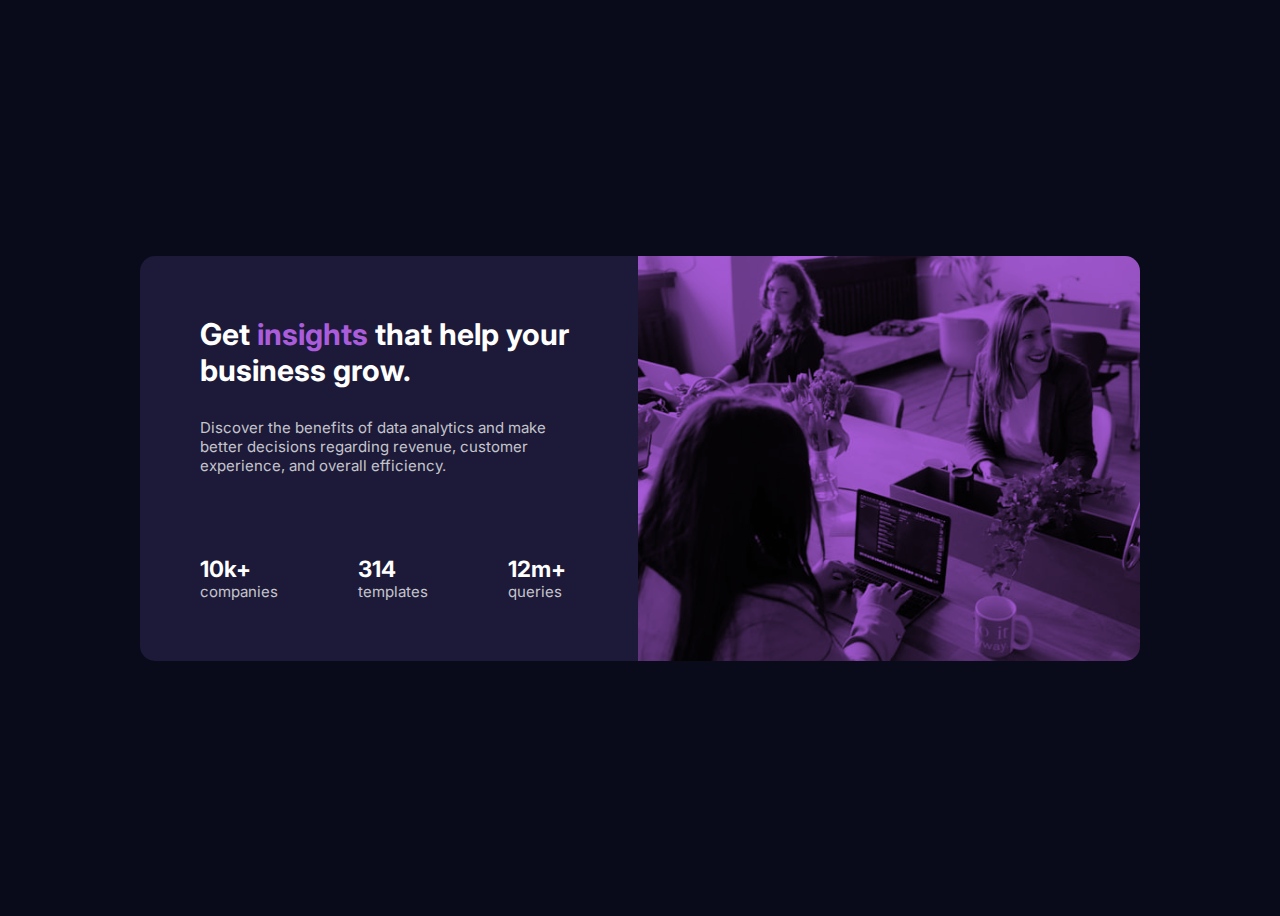
<file: Desafios/Desafio-02/index.html>
<!DOCTYPE html>
<html lang="en">
<head>
  <meta charset="UTF-8">
  <meta name="viewport" content="width=°, initial-scale=1.0">
  <title>Stats preview card component</title>

  <link rel="preconnect" href="https://fonts.googleapis.com">
  <link rel="preconnect" href="https://fonts.gstatic.com" crossorigin>
  <link href="https://fonts.googleapis.com/css2?family=Inter:ital,opsz,wght@0,14..32,100..900;1,14..32,100..900&family=Lexend+Deca:wght@100..900&display=swap" rel="stylesheet">
  
  <link rel="stylesheet" href="styles.css">
</head>
<body>
  <main>
    <section class="content">

      <h1>Get <span>insights</span> that help your business grow.</h1>

      <p>Discover the benefits of data analytics and make better decisions regarding revenue, customer 
      experience, and overall efficiency.</p>

      <div class="letras">
        <div class="stat">
          <h2>10k+</h2>
          <p>companies</p>
        </div>
      
        <div class="stat">
          <h2>314</h2>
          <p>templates</p>
        </div>
      
        <div class="stat">
          <h2>12m+</h2>
          <p>queries</p> 
        </div>
      </div>

    </section>
    
    
    <section class="photo">
      
    </section>
</main>
</body>
</html>
</file>
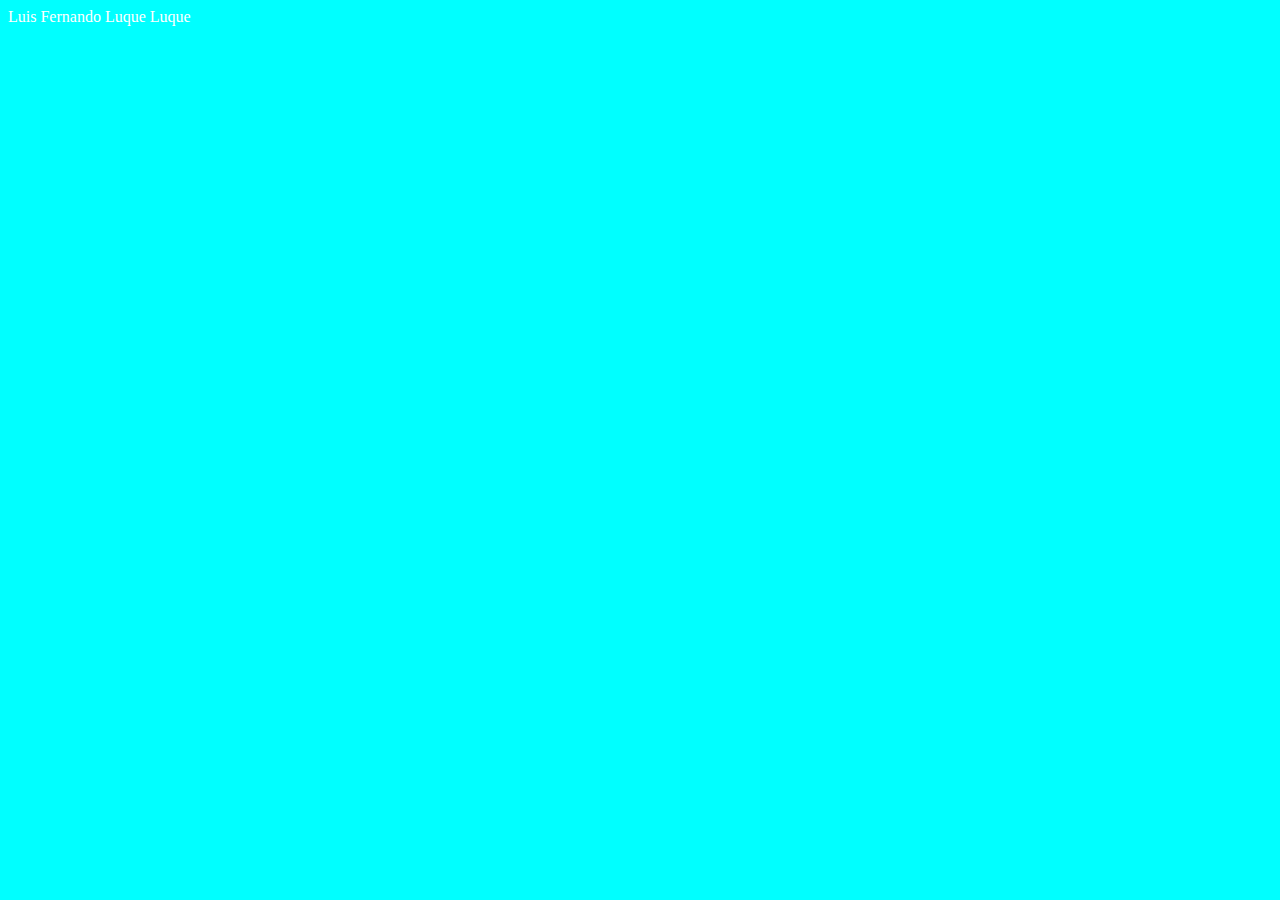
<file: semana01/dia01-01-html-intro/index.html>
<!DOCTYPE html>
<html lang="en">
<head>
    <meta charset="UTF-8">
    <meta name="viewport" content="width=device-width, initial-scale=1.0">
    <title>luis</title>
    <style>
        body{
            background-color: aqua;
            color: white;
        }
    
        
    </style>
</head>
<body>
    Luis Fernando Luque Luque
</body>
</html>
</file>
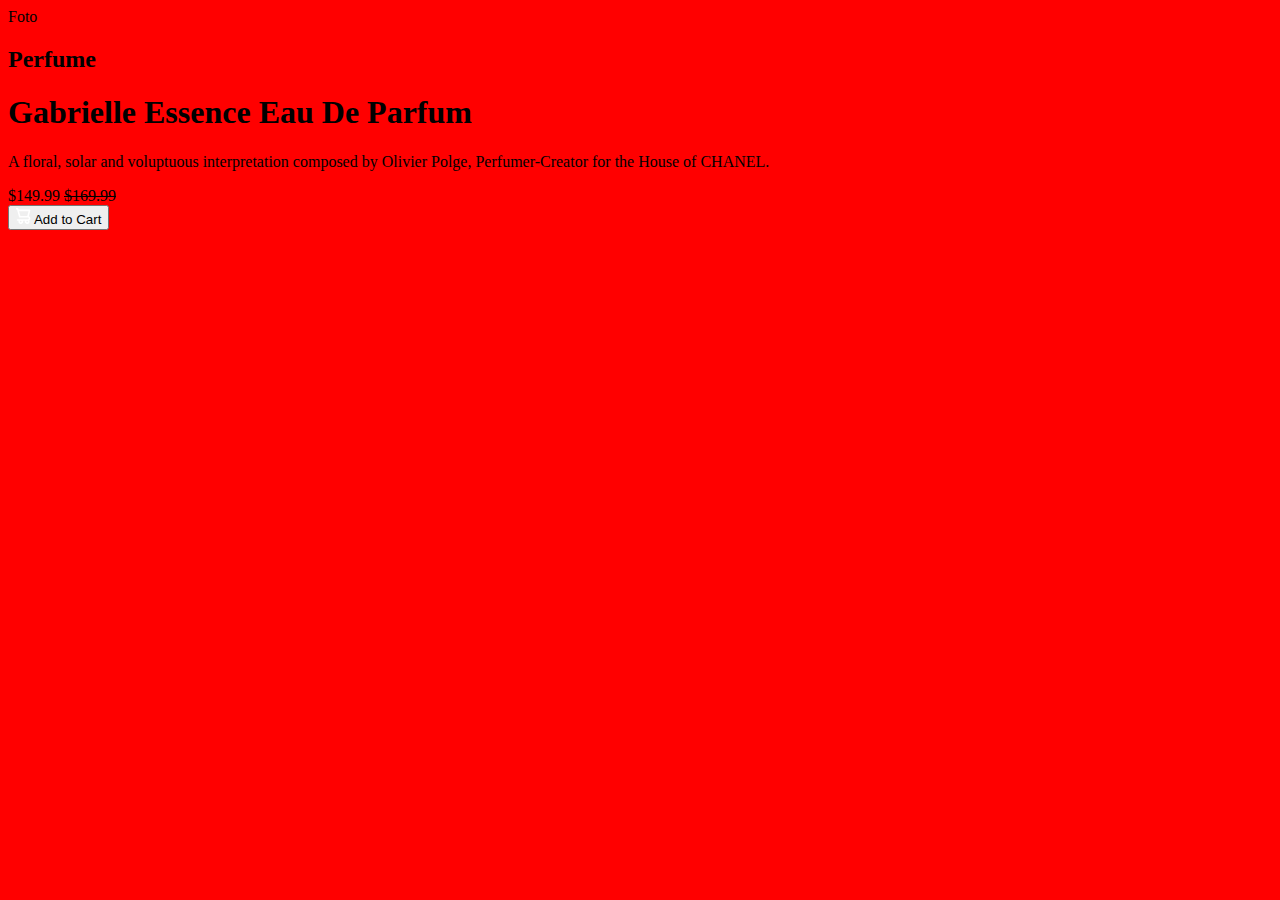
<file: Semana02/dia01-01-css-product-card/index.html>
<!DOCTYPE html>
<html lang="en">
<head>
  <meta charset="UTF-8">
  <meta name="viewport" content="width=device-width, initial-scale=1.0">
  <title>Product card</title>
  
  <link rel="preconnect" href="https://fonts.googleapis.com">
  <link rel="preconnect" href="https://fonts.gstatic.com" crossorigin>
  <link href="https://fonts.googleapis.com/css2?family=Fraunces:ital,opsz,wght@0,9..144,100..900;1,9..144,100..900&family=Montserrat:ital,wght@0,100..900;1,100..900&display=swap" rel="stylesheet">
  <link rel="stylesheet" href="styles.css">
</head>
<body>
  <main>
    <section class="photo">Foto</section>
  
    <section class="content">
      
      <h2>Perfume</h2>

      <h1>Gabrielle Essence Eau De Parfum</h1>
  
      <p>A floral, solar and voluptuous interpretation composed by Olivier Polge, 
        Perfumer-Creator for the House of CHANEL.</p>
  
      <div>
        <span>$149.99</span>
        <s>$169.99</s>
      </div>
  
      <button>
        <img src="./images/icon-cart.svg" alt="">
        Add to Cart
      </button>
    
    </section>

  </main>
</body>
</html>
</file>
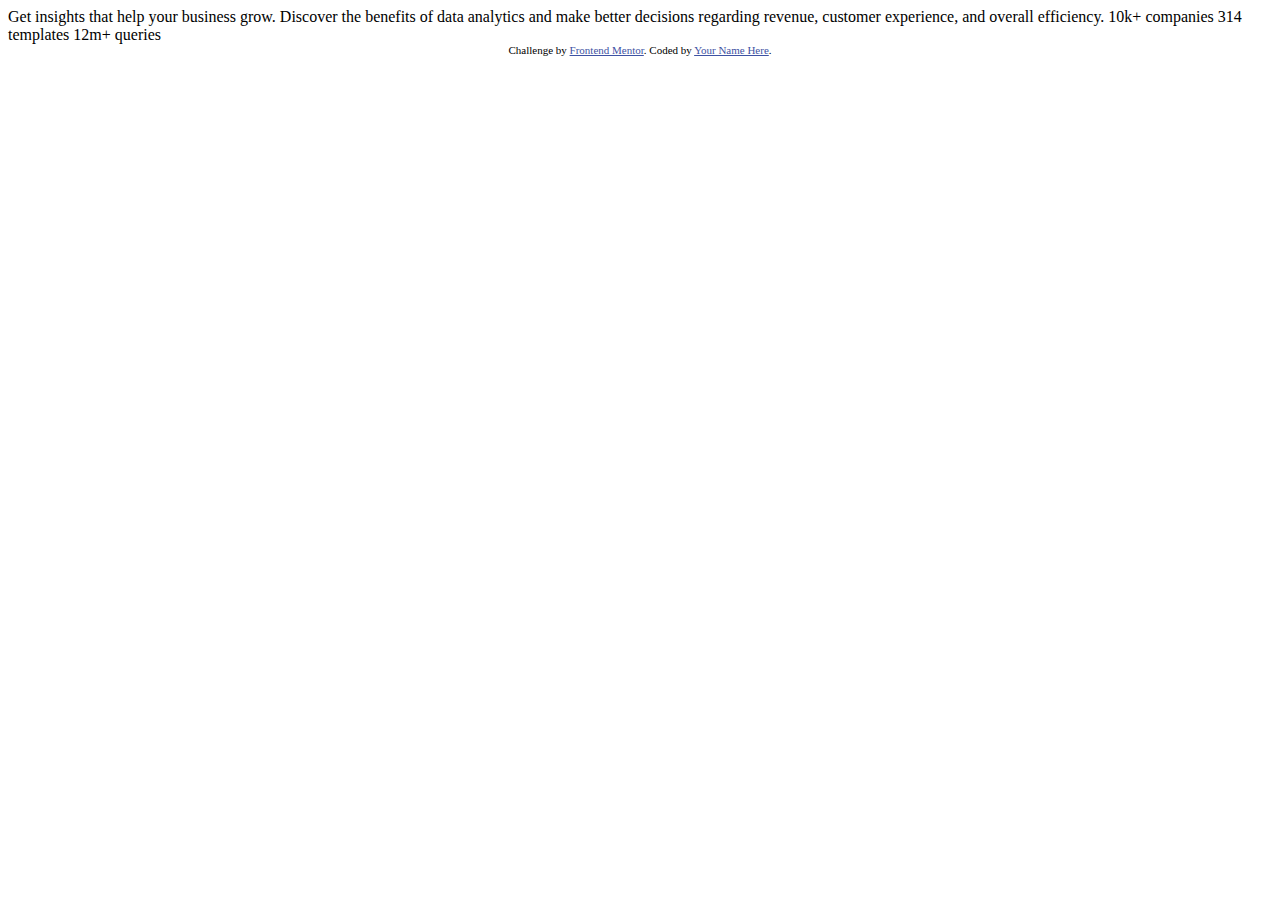
<file: Desafios/Desafio-02/index copy.html>
<!DOCTYPE html>
<html lang="en">
<head>
  <meta charset="UTF-8">
  <meta name="viewport" content="width=device-width, initial-scale=1.0"> <!-- displays site properly based on user's device -->

  <link rel="icon" type="image/png" sizes="32x32" href="./images/favicon-32x32.png">
  
  <title>Frontend Mentor | Stats preview card component</title>

  <!-- Feel free to remove these styles or customise in your own stylesheet 👍 -->
  <style>
    .attribution { font-size: 11px; text-align: center; }
    .attribution a { color: hsl(228, 45%, 44%); }
  </style>
</head>
<body>

  Get insights that help your business grow.

  Discover the benefits of data analytics and make better decisions regarding revenue, customer 
  experience, and overall efficiency.

  10k+ companies
  314 templates
  12m+ queries

  <div class="attribution">
    Challenge by <a href="https://www.frontendmentor.io?ref=challenge" target="_blank">Frontend Mentor</a>. 
    Coded by <a href="#">Your Name Here</a>.
  </div>
</body>
</html>
</file>
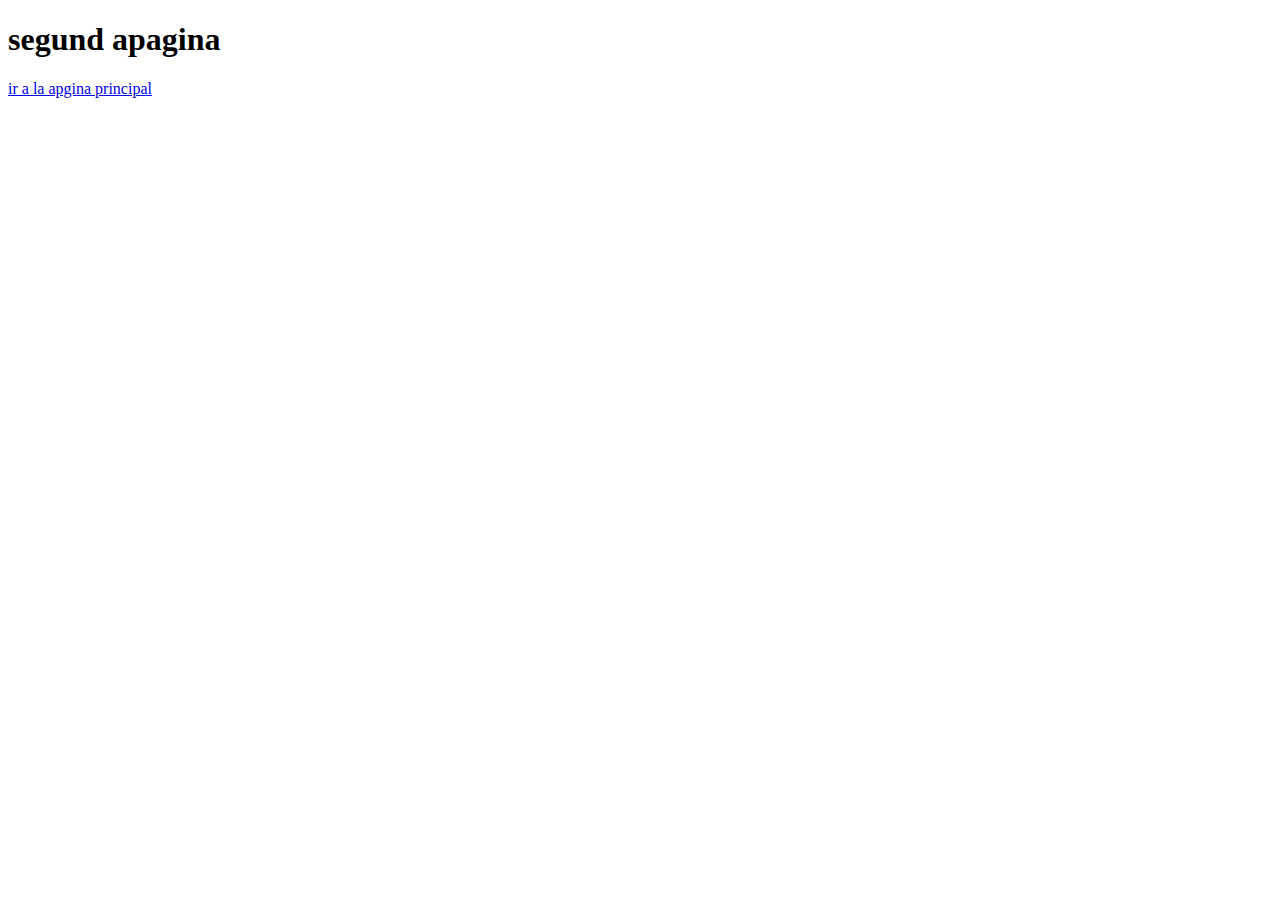
<file: semana01/dia01-02-html-basico/segunda.html>
<!DOCTYPE html>
<html lang="en">
<head>
    <meta charset="UTF-8">
    <meta name="viewport" content="width=device-width, initial-scale=1.0">
    <title>segunda pagina</title>
</head>
<body>
    <h1>segund apagina</h1>
    <a href="index.html">ir a la apgina principal</a>
</body>
</html>
</file>
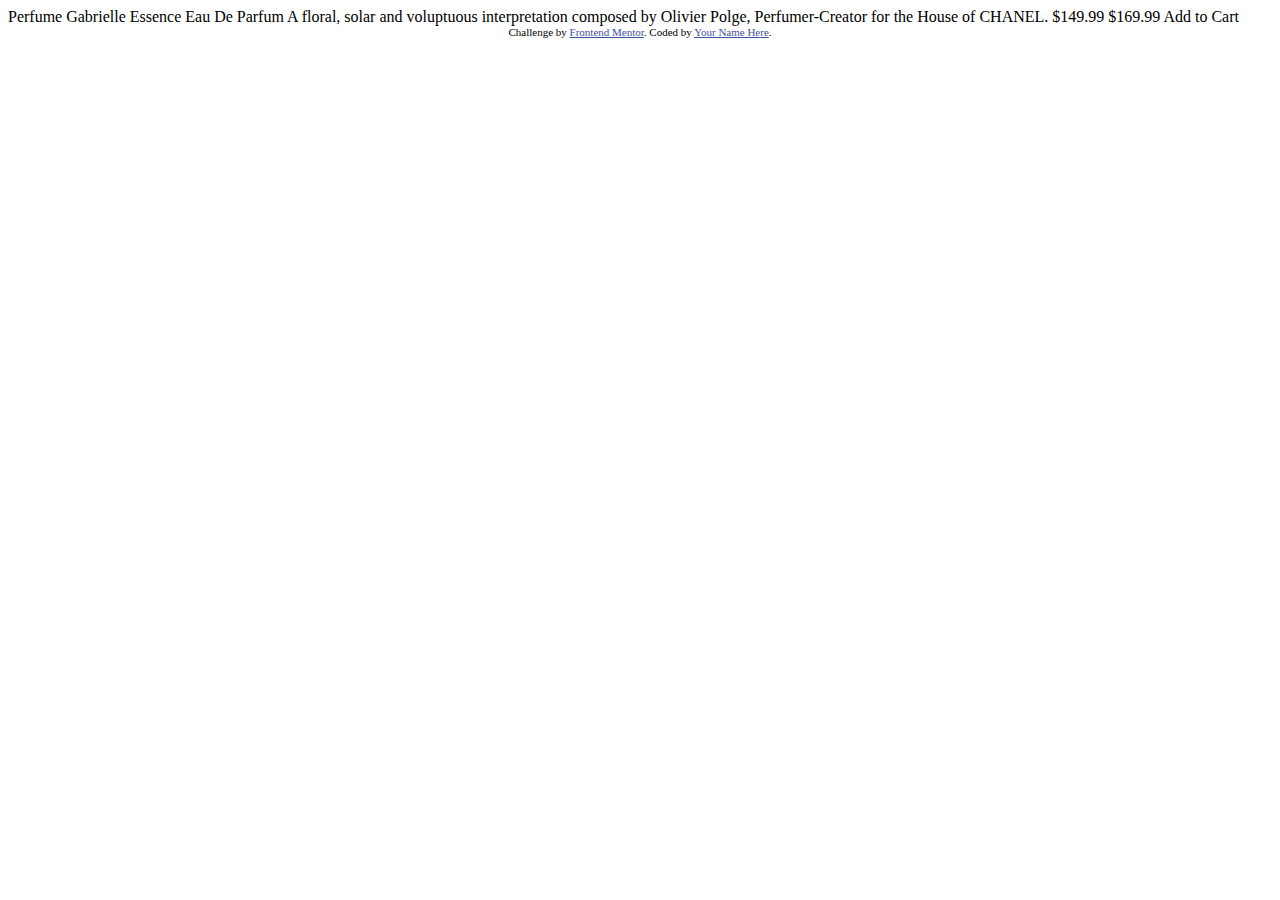
<file: Semana02/dia01-01-css-product-card/index copy.html>
<!DOCTYPE html>
<html lang="en">
<head>
  <meta charset="UTF-8">
  <meta name="viewport" content="width=device-width, initial-scale=1.0"> <!-- displays site properly based on user's device -->

  <link rel="icon" type="image/png" sizes="32x32" href="./images/favicon-32x32.png">
  
  <title>Frontend Mentor | Product preview card component</title>

  <!-- Feel free to remove these styles or customise in your own stylesheet 👍 -->
  <style>
    .attribution { font-size: 11px; text-align: center; }
    .attribution a { color: hsl(228, 45%, 44%); }
  </style>
</head>
<body>

  Perfume

  Gabrielle Essence Eau De Parfum

  A floral, solar and voluptuous interpretation composed by Olivier Polge, 
  Perfumer-Creator for the House of CHANEL.

  $149.99
  $169.99

  Add to Cart
  
  <div class="attribution">
    Challenge by <a href="https://www.frontendmentor.io?ref=challenge" target="_blank">Frontend Mentor</a>. 
    Coded by <a href="#">Your Name Here</a>.
  </div>
</body>
</html>
</file>
<file: Desafios/Desafio-02/styles.css>
/*
    font-family: "Inter", sans-serif;
    font-family: "Lexend Deca", sans-serif;
*/

body{
    font-family: "Inter", sans-serif;
    font-size: 15px;
    background-color: hsl(233, 47%, 7%);
    display: flex;
    justify-content: center;/*alinea el contenidoi horizontal*/
    align-items: center;/*alinea el contenido verticalmente*/
    height: 100dvh;
}

h1, h3, p{
    margin: 0;
}

main{
    width: 1000px;
    min-height: 400px;
    display: flex;/*sirve para dividir los elementos uno al lado del otro*/
    border-radius: 15px;
    overflow: hidden;/*oculta los desbordamientos*/
}

.content{
    background-color:hsl(244, 37%, 16%);
    width: 430px;
    padding: 60px;
    display: flex;
    flex-direction: column;
    gap: 30px;
}

.content h1{
    font-size: 30px;
    font-weight: 700;
    color: hsl(0, 0%, 100%);
    
}

.content span{
    color:hsl(277, 64%, 61%) ;
}

.content p{
    color: hsla(0, 0%, 100%, 0.75);
    
}

.letras {
    display: flex;
    gap: 5rem; /* separación entre columnas */
    padding-top: 50px;
    
}
  
.stat {
    display: flex;
    flex-direction: column; /* hace que h2 y p estén uno debajo del otro */
    align-items: flex-start; /* alinea el texto a la izquierda */
}
  
.stat h2 {
    margin: 0;
    color: hsl(0, 0%, 100%);
}
  
.stat p {
    margin: 0;
}

/**/.photo{
    background-color: hsl(277, 64%, 61%);
    background-image: url(./images/image-header-desktop.jpg);
    width: 570px;/*referencia al main que es el padre*/
    background-size: cover;/*ocupa todo el espacio*/
    background-repeat: no-repeat;
    background-blend-mode: multiply;
    opacity: 1.2;
}
</file>
<file: Semana02/dia01-01-css-product-card/styles.css>
body{
    background-color: red;
}
</file>
